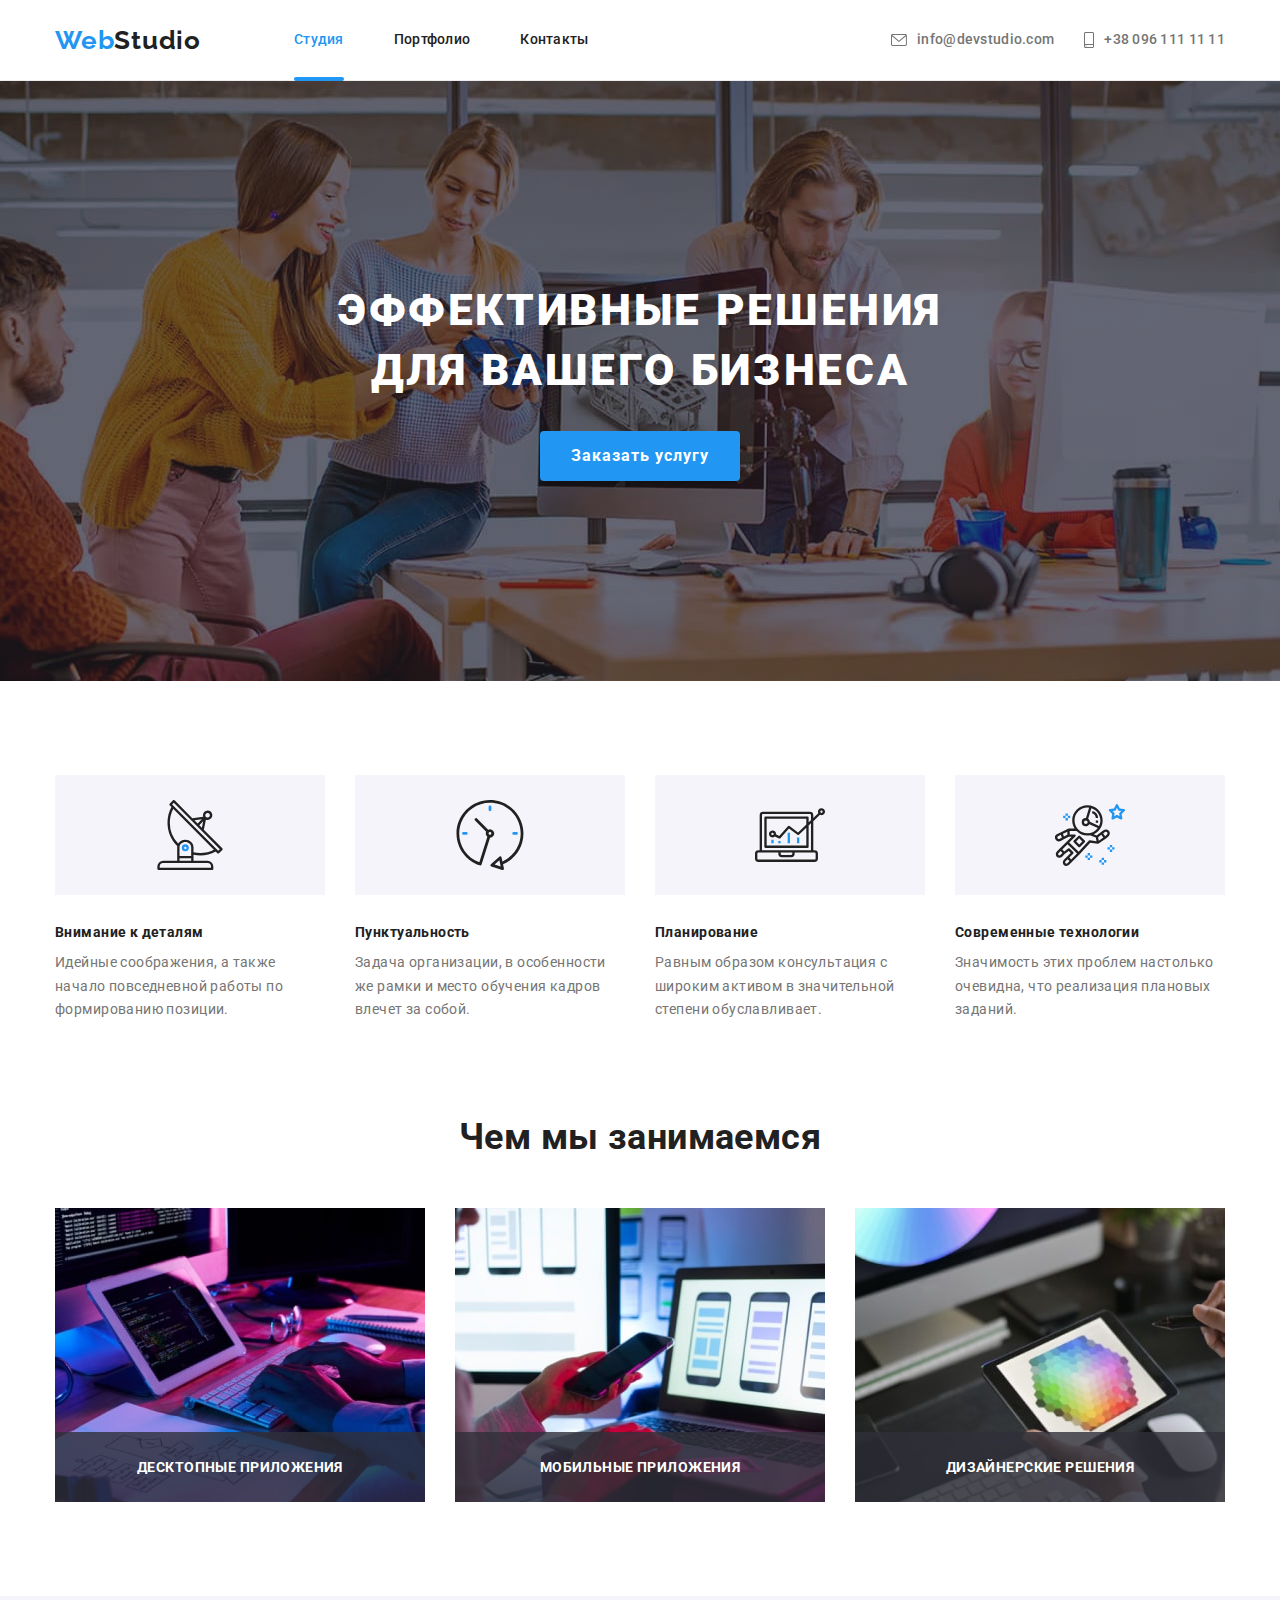
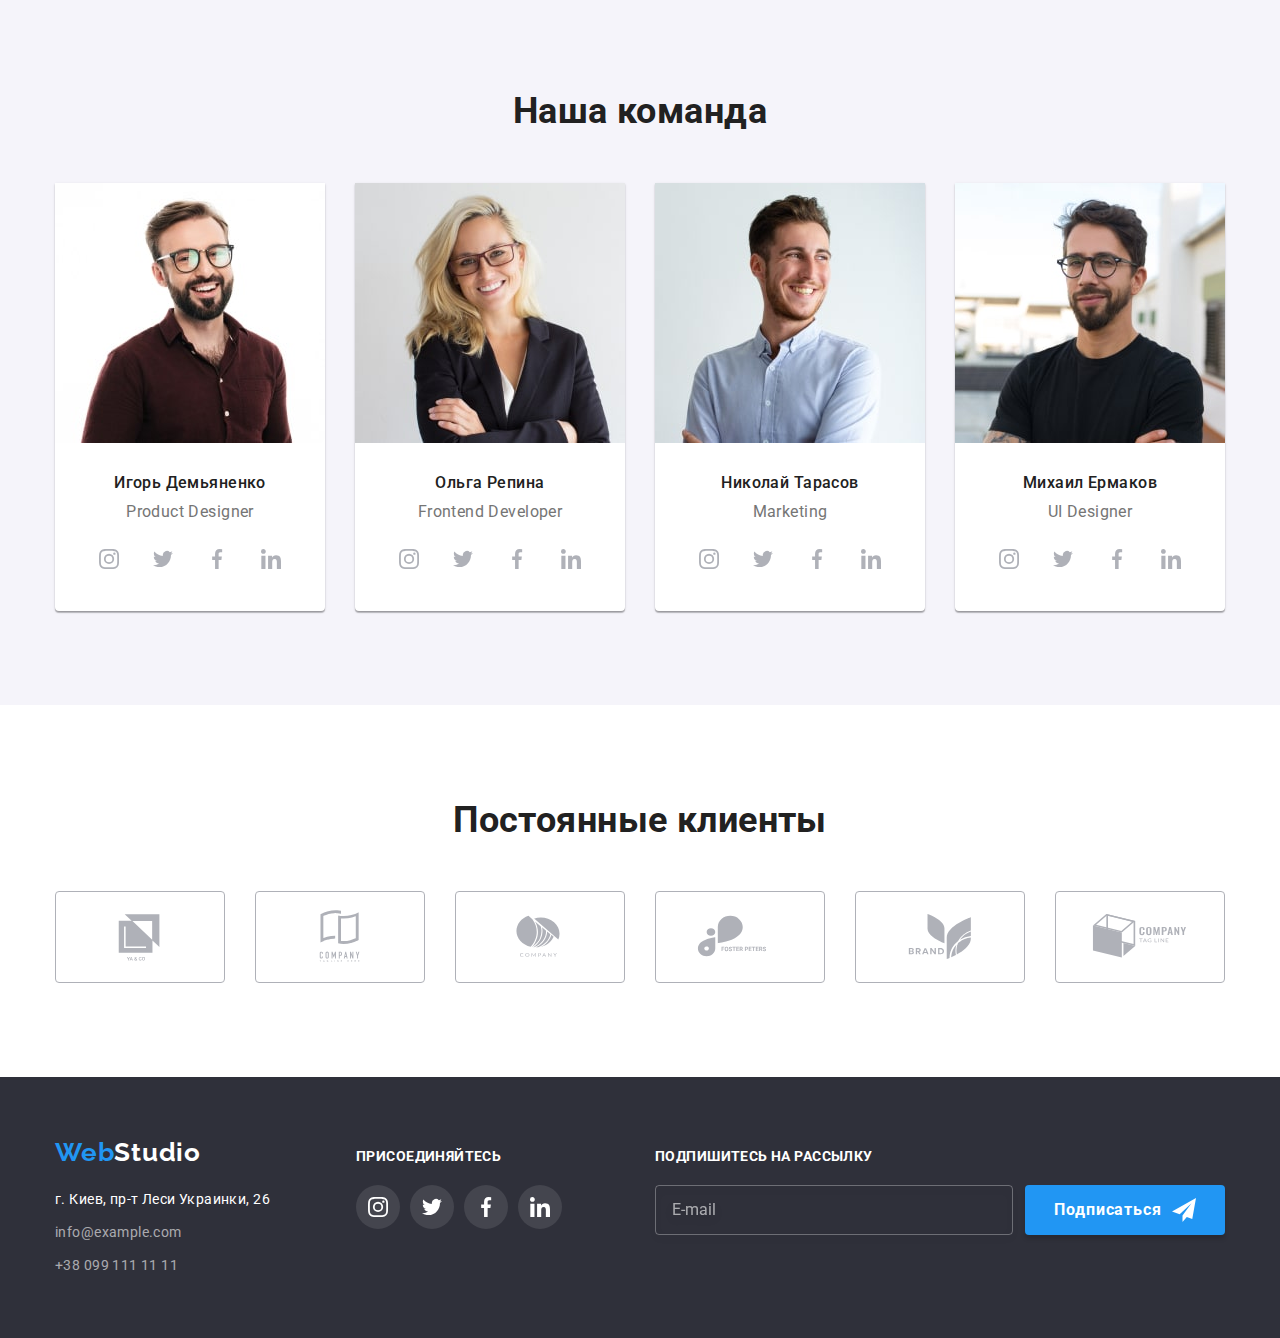
<file: index.html>
<!DOCTYPE html>
<html lang="ru">
  <head>
    <meta charset="UTF-8" />
    <meta http-equiv="X-UA-Compatible" content="IE=edge" />
    <meta name="viewport" content="width=device-width, initial-scale=1.0" />
    <title>WebStudio</title>

    <link rel="preconnect" href="https://fonts.googleapis.com" />
    <link rel="preconnect" href="https://fonts.gstatic.com" crossorigin />
    <link
      href="https://fonts.googleapis.com/css2?family=Raleway:wght@700&family=Roboto:wght@400;500;700;900&display=swap"
      rel="stylesheet"
    />

    <link rel="stylesheet" href="./css/style.min.css" />
  </head>
  <body>
    <!-- Шапка -->
    <header class="header">
      <div class="container header__container">
        <a href="./index.html" class="logo header__logo"><span class="accent">Web</span>Studio</a>

        <nav class="nav">
          <ul class="nav__list">
            <li class="nav__item">
              <a class="nav__link nav__link--current" href="./index.html">Студия</a>
            </li>
            <li class="nav__item">
              <a class="nav__link" href="./portfolio.html">Портфолио</a>
            </li>
            <li class="nav__item"><a class="nav__link" href="">Контакты</a></li>
          </ul>
        </nav>
        <ul class="contacts">
          <li class="contacts__item">
            <a class="contacts__link" href="mailto:info@devstudio.com">
              <svg class="contacts__icon icon-envelope">
                <use xlink:href="./images/sprite.svg#icon-envelope"></use>
              </svg>
              info@devstudio.com</a
            >
          </li>
          <li class="contacts__item">
            <a class="contacts__link contacts__link--mobile" href="tel:+380961111111">
              <svg class="contacts__icon icon-smartphone">
                <use href="./images/sprite.svg#icon-smartphone"></use>
              </svg>
              +38 096 111 11 11</a
            >
          </li>
        </ul>

        <button type="button" class="mobile-menu__burger" aria-expanded="false" data-menu-open>
          <svg class="mobile-menu__icon" aria-label="Переключатель мобильного меню">
            <use class="burger-menu" href="./images/sprite.svg#icon-burger-menu"></use>
          </svg>
        </button>
        <div class="mobile-menu" data-menu>
          <button type="button" class="mobile-menu__cross" aria-expanded="false" data-menu-close>
            <svg class="mobile-menu__icon">
              <use href="./images/sprite.svg#icon-close-menu"></use>
            </svg>
          </button>
          <nav class="nav">
            <ul class="nav__list">
              <li class="nav__item">
                <a class="nav__link nav__link--current" href="./index.html">Студия</a>
              </li>
              <li class="nav__item"><a class="nav__link" href="./portfolio.html">Портфолио</a></li>
              <li class="nav__item"><a class="nav__link" href="">Контакты</a></li>
            </ul>
          </nav>
          <ul class="contacts">
            <li class="contacts__item">
              <a class="contacts__link" href="mailto:info@devstudio.com">
                <svg class="contacts__icon" width="16" height="12">
                  <use xlink:href="./images/sprite.svg#icon-envelope"></use>
                </svg>
                info@devstudio.com</a
              >
            </li>
            <li class="contacts__item">
              <a class="contacts__link contacts__link--mobile" href="tel:+380961111111">
                <svg class="contacts__icon" width="10" height="16">
                  <use href="./images/sprite.svg#icon-smartphone"></use>
                </svg>
                +38 096 111 11 11</a
              >
            </li>
          </ul>
          <ul class="mobile-menu__sociable">
            <li class="mobile-menu__item"><a href="" class="mobile-menu__link">Instagram</a></li>
            <li class="mobile-menu__item"><a href="" class="mobile-menu__link">Twitter</a></li>
            <li class="mobile-menu__item"><a href="" class="mobile-menu__link">Facebook</a></li>
            <li class="mobile-menu__item"><a href="" class="mobile-menu__link">LinkedIn</a></li>
          </ul>
        </div>
      </div>
    </header>

    <main>
      <!-- Секция герой -->
      <section class="hero section">
        <div class="container">
          <h1 class="hero__title">Эффективные решения для вашего бизнеса</h1>
          <button type="button" class="hero__button" data-modal-open>Заказать услугу</button>
        </div>
      </section>

      <!-- Преимущества -->
      <section class="features section">
        <div class="container">
          <h2 class="visually-hidden">Особенности</h2>
          <ul class="features__list">
            <li class="features__item">
              <div class="features__bg-icon">
                <svg class="features__icon">
                  <use href="./images/sprite.svg#icon-antenna"></use>
                </svg>
              </div>

              <h3 class="features__subtitle">Внимание к деталям</h3>
              <p class="features__descr">
                Идейные соображения, а также начало повседневной работы по формированию позиции.
              </p>
            </li>
            <li class="features__item">
              <div class="features__bg-icon">
                <svg class="features__icon">
                  <use href="./images/sprite.svg#icon-clock"></use>
                </svg>
              </div>

              <h3 class="features__subtitle">Пунктуальность</h3>
              <p class="features__descr">
                Задача организации, в особенности же рамки и место обучения кадров влечет за собой.
              </p>
            </li>
            <li class="features__item">
              <div class="features__bg-icon">
                <svg class="features__icon">
                  <use href="./images/sprite.svg#icon-diagram"></use>
                </svg>
              </div>

              <h3 class="features__subtitle">Планирование</h3>
              <p class="features__descr">
                Равным образом консультация с широким активом в значительной степени обуславливает.
              </p>
            </li>
            <li class="features__item">
              <div class="features__bg-icon">
                <svg class="features__icon">
                  <use href="./images/sprite.svg#icon-astronaut"></use>
                </svg>
              </div>

              <h3 class="features__subtitle">Современные технологии</h3>
              <p class="features__descr">
                Значимость этих проблем настолько очевидна, что реализация плановых заданий.
              </p>
            </li>
          </ul>
        </div>
      </section>

      <!-- Наша работа -->
      <section class="work section">
        <div class="container">
          <h2 class="title">Чем мы занимаемся</h2>
          <ul class="work__list">
            <li class="work__item">
              <div class="image-box">
                <img
                  srcset="
                    ./images/index/desktop/work1-min.jpg    1x,
                    ./images/index/desktop/work1@2x-min.jpg 2x
                  "
                  src="./images/index/desktop/work1-min.jpg"
                  alt="Человек кодит"
                  width="370"
                />
                <div class="image-box__label">Десктопные приложения</div>
              </div>
            </li>
            <li class="work__item">
              <div class="image-box">
                <img
                  srcset="
                    ./images/index/desktop/work2-min.jpg    1x,
                    ./images/index/desktop/work2@2x-min.jpg 2x
                  "
                  src="./images/index/desktop/work2-min.jpg"
                  alt="Человек верстает"
                  width="370"
                />
                <div class="image-box__label">Мобильные приложения</div>
              </div>
            </li>
            <li class="work__item">
              <div class="image-box">
                <img
                  srcset="
                    ./images/index/desktop/work3-min.jpg    1x,
                    ./images/index/desktop/work3@2x-min.jpg 2x
                  "
                  src="./images/index/desktop/work3-min.jpg"
                  alt="Человек верстает"
                  width="370"
                />
                <div class="image-box__label">Дизайнерские решения</div>
              </div>
            </li>
          </ul>
        </div>
      </section>

      <!-- Работники -->
      <section class="staff section">
        <div class="container">
          <h2 class="title">Наша команда</h2>
          <ul class="staff__list">
            <li class="staff__item">
              <picture>
                <source
                  srcset="
                    ./images/index/mobile/team1-mobile.jpg    1x,
                    ./images/index/mobile/team1-mobile@2x.jpg 2x
                  "
                  media="(max-width:767px)"
                  sizes=""
                  type=""
                />
                <source
                  srcset="
                    ./images/index/tablet/team1-tablet-min.jpg    1x,
                    ./images/index/tablet/team1-tablet@2x-min.jpg 2x
                  "
                  media="(max-width:1199px)"
                  sizes=""
                  type=""
                />
                <source
                  srcset="
                    ./images/index/desktop/team1-desktop-min.jpg    1x,
                    ./images/index/desktop/team1-desktop@2x-min.jpg 2x
                  "
                  media="(min-width:1200px)"
                  sizes=""
                  type=""
                />
                <img src="./images/index/tablet/team1-tablet-min.jpg" alt="Портрет работника" />
              </picture>
              <div class="staff__content">
                <h3 class="staff__subtitle">Игорь Демьяненко</h3>
                <p lang="en" class="staff__descr">Product Designer</p>
                <ul class="social">
                  <li class="social__item">
                    <a href="" class="social__link"
                      ><svg class="social__icon">
                        <use href="./images/sprite.svg#icon-instagram"></use></svg
                    ></a>
                  </li>
                  <li class="social__item">
                    <a href="" class="social__link"
                      ><svg class="social__icon">
                        <use href="./images/sprite.svg#icon-twitter"></use></svg
                    ></a>
                  </li>
                  <li class="social__item">
                    <a href="" class="social__link"
                      ><svg class="social__icon">
                        <use href="./images/sprite.svg#icon-facebook"></use></svg
                    ></a>
                  </li>
                  <li class="item">
                    <a href="" class="social__link"
                      ><svg class="social__icon">
                        <use href="./images/sprite.svg#icon-linkedin"></use></svg
                    ></a>
                  </li>
                </ul>
              </div>
            </li>
            <li class="staff__item">
              <picture>
                <source
                  srcset="
                    ./images/index/mobile/team2-mobile.jpg    1x,
                    ./images/index/mobile/team2-mobile@2x.jpg 2x
                  "
                  media="(max-width:767px)"
                  sizes=""
                  type=""
                />
                <source
                  srcset="
                    ./images/index/tablet/team2-tablet-min.jpg    1x,
                    ./images/index/tablet/team2-tablet@2x-min.jpg 2x
                  "
                  media="(max-width:1199px)"
                  sizes=""
                  type=""
                />
                <source
                  srcset="
                    ./images/index/desktop/team2-desktop-min.jpg    1x,
                    ./images/index/desktop/team2-desktop@2x-min.jpg 2x
                  "
                  media="(min-width:1200px)"
                  sizes=""
                  type=""
                />
                <img src="./images/index/tablet/team2-tablet-min.jpg" alt="Портрет работника" />
              </picture>

              <div class="staff__content">
                <h3 class="staff__subtitle">Ольга Репина</h3>
                <p lang="en" class="staff__descr">Frontend Developer</p>
                <ul class="social">
                  <li class="social__item">
                    <a href="" class="social__link"
                      ><svg class="social__icon">
                        <use href="./images/sprite.svg#icon-instagram"></use></svg
                    ></a>
                  </li>
                  <li class="social__item">
                    <a href="" class="social__link"
                      ><svg class="social__icon">
                        <use href="./images/sprite.svg#icon-twitter"></use></svg
                    ></a>
                  </li>
                  <li class="social__item">
                    <a href="" class="social__link"
                      ><svg class="social__icon">
                        <use href="./images/sprite.svg#icon-facebook"></use></svg
                    ></a>
                  </li>
                  <li class="item">
                    <a href="" class="social__link"
                      ><svg class="social__icon">
                        <use href="./images/sprite.svg#icon-linkedin"></use></svg
                    ></a>
                  </li>
                </ul>
              </div>
            </li>
            <li class="staff__item">
              <picture>
                <source
                  srcset="
                    ./images/index/mobile/team3-mobile.jpg    1x,
                    ./images/index/mobile/team3-mobile@2x.jpg 2x
                  "
                  media="(max-width:767px)"
                  sizes=""
                  type=""
                />
                <source
                  srcset="
                    ./images/index/tablet/team3-tablet-min.jpg    1x,
                    ./images/index/tablet/team3-tablet@2x-min.jpg 2x
                  "
                  media="(max-width:1199px)"
                  sizes=""
                  type=""
                />
                <source
                  srcset="
                    ./images/index/desktop/team3-desktop-min.jpg    1x,
                    ./images/index/desktop/team3-desktop@2x-min.jpg 2x
                  "
                  media="(min-width:1200px)"
                  sizes=""
                  type=""
                />
                <img src="./images/index/tablet/team3-tablet-min.jpg" alt="Портрет работника" />
              </picture>
              <div class="staff__content">
                <h3 class="staff__subtitle">Николай Тарасов</h3>
                <p lang="en" class="staff__descr">Marketing</p>
                <ul class="social">
                  <li class="social__item">
                    <a href="" class="social__link"
                      ><svg class="social__icon">
                        <use href="./images/sprite.svg#icon-instagram"></use></svg
                    ></a>
                  </li>
                  <li class="social__item">
                    <a href="" class="social__link"
                      ><svg class="social__icon">
                        <use href="./images/sprite.svg#icon-twitter"></use></svg
                    ></a>
                  </li>
                  <li class="social__item">
                    <a href="" class="social__link"
                      ><svg class="social__icon">
                        <use href="./images/sprite.svg#icon-facebook"></use></svg
                    ></a>
                  </li>
                  <li class="item">
                    <a href="" class="social__link"
                      ><svg class="social__icon">
                        <use href="./images/sprite.svg#icon-linkedin"></use></svg
                    ></a>
                  </li>
                </ul>
              </div>
            </li>
            <li class="staff__item">
              <picture>
                <source
                  srcset="
                    ./images/index/mobile/team4-mobile.jpg    1x,
                    ./images/index/mobile/team4-mobile@2x.jpg 2x
                  "
                  media="(max-width:767px)"
                  sizes=""
                  type=""
                />
                <source
                  srcset="
                    ./images/index/tablet/team4-tablet-min.jpg    1x,
                    ./images/index/tablet/team4-tablet@2x-min.jpg 2x
                  "
                  media="(max-width:1199px)"
                  sizes=""
                  type=""
                />
                <source
                  srcset="
                    ./images/index/desktop/team4-desktop-min.jpg    1x,
                    ./images/index/desktop/team4-desktop@2x-min.jpg 2x
                  "
                  media="(min-width:1200px)"
                  sizes=""
                  type=""
                />
                <img src="./images/index/tablet/team4-tablet-min.jpg" alt="Портрет работника" />
              </picture>
              <div class="staff__content">
                <h3 class="staff__subtitle">Михаил Ермаков</h3>
                <p lang="en" class="staff__descr">UI Designer</p>
                <ul class="social">
                  <li class="social__item">
                    <a href="" class="social__link"
                      ><svg class="social__icon">
                        <use href="./images/sprite.svg#icon-instagram"></use></svg
                    ></a>
                  </li>
                  <li class="social__item">
                    <a href="" class="social__link"
                      ><svg class="social__icon">
                        <use href="./images/sprite.svg#icon-twitter"></use></svg
                    ></a>
                  </li>
                  <li class="social__item">
                    <a href="" class="social__link"
                      ><svg class="social__icon">
                        <use href="./images/sprite.svg#icon-facebook"></use></svg
                    ></a>
                  </li>
                  <li class="item">
                    <a href="" class="social__link"
                      ><svg class="social__icon">
                        <use href="./images/sprite.svg#icon-linkedin"></use></svg
                    ></a>
                  </li>
                </ul>
              </div>
            </li>
          </ul>
        </div>
      </section>

      <!-- Клиенты -->
      <section class="company section">
        <div class="container">
          <h2 class="title">Постоянные клиенты</h2>
          <ul class="company__list">
            <li class="company__item">
              <a href="" class="company__link">
                <svg class="company__icon">
                  <use href="./images/sprite.svg#icon-company1"></use>
                </svg>
              </a>
            </li>
            <li class="company__item">
              <a href="" class="company__link">
                <svg class="company__icon">
                  <use href="./images/sprite.svg#icon-company2"></use>
                </svg>
              </a>
            </li>
            <li class="company__item">
              <a href="" class="company__link">
                <svg class="company__icon">
                  <use href="./images/sprite.svg#icon-company3"></use>
                </svg>
              </a>
            </li>
            <li class="company__item">
              <a href="" class="company__link">
                <svg class="company__icon">
                  <use href="./images/sprite.svg#icon-company4"></use>
                </svg>
              </a>
            </li>
            <li class="company__item">
              <a href="" class="company__link">
                <svg class="company__icon">
                  <use href="./images/sprite.svg#icon-company5"></use>
                </svg>
              </a>
            </li>
            <li class="company__item">
              <a href="" class="company__link">
                <svg class="company__icon">
                  <use href="./images/sprite.svg#icon-company6"></use>
                </svg>
              </a>
            </li>
          </ul>
        </div>
      </section>
    </main>

    <!-- !FOOTER -->
    <footer class="footer">
      <div class="container footer__container">
        <div class="footer__address">
          <a href="./index.html" class="logo footer__logo"><span class="accent">Web</span>Studio</a>
          <address>
            <ul class="footer__list">
              <li class="footer__item">
                <a
                  class="footer__link footer__link--map"
                  href="https://www.google.com/maps/d/viewer?mid=10uSM3H-mIU3GznYo2szRIEphczw&hl=en_US&ll=50.42732700000001%2C30.538092&z=17"
                  target="_blank"
                  rel="noreferrer noopener nofollow "
                  >г. Киев, пр-т Леси Украинки, 26</a
                >
              </li>
              <li class="footer__item">
                <a class="footer__link" href="mailto:info@example.com">info@example.com</a>
              </li>
              <li class="footer__item">
                <a class="footer__link" href="tel:+380991111111">+38 099 111 11 11</a>
              </li>
            </ul>
          </address>
        </div>
        <div class="footer__social">
          <p class="footer__caption">присоединяйтесь</p>
          <ul class="social">
            <li class="social__item">
              <a href="" class="social__link social__link--dark"
                ><svg class="social__icon">
                  <use href="./images/sprite.svg#icon-instagram"></use></svg
              ></a>
            </li>
            <li class="social__item">
              <a href="" class="social__link social__link--dark"
                ><svg class="social__icon">
                  <use href="./images/sprite.svg#icon-twitter"></use></svg
              ></a>
            </li>
            <li class="social__item">
              <a href="" class="social__link social__link--dark"
                ><svg class="social__icon">
                  <use href="./images/sprite.svg#icon-facebook"></use></svg
              ></a>
            </li>
            <li class="item">
              <a href="" class="social__link social__link--dark"
                ><svg class="social__icon">
                  <use href="./images/sprite.svg#icon-linkedin"></use></svg
              ></a>
            </li>
          </ul>
        </div>

        <div class="footer__subs">
          <p class="footer__caption">Подпишитесь на рассылку</p>
          <form action="" class="footer__form">
            <input type="email" name="email" placeholder="E-mail" class="footer__input" />

            <button type="submit" class="footer__button">
              Подписаться
              <svg width="24" height="24" class="icon-telegram">
                <use href="./images/sprite.svg#icon-telegram"></use>
              </svg>
            </button>
          </form>
        </div>
      </div>
    </footer>

    <!-- !-----------Modal -->
    <div class="backdrop is-hidden" data-modal>
      <div class="modal">
        <button type="button" class="close-button" data-modal-close>
          <svg class="icon-close" width="18" height="18">
            <use href="./images/sprite.svg#icon-close-button"></use>
          </svg>
        </button>

        <p class="modal__caption">Оставьте свои данные, мы вам перезвоним</p>
        <form action="" class="form">
          <div class="register">
            <label class="form__label"
              >Имя
              <span class="input-container">
                <input class="form__input" type="text" name="name" required /><svg
                  class="form__icon"
                >
                  <use href="./images/sprite.svg#icon-person"></use></svg></span
            ></label>
            <label class="form__label"
              >Телефон
              <span class="input-container">
                <input class="form__input" type="tel" name="telephone-number" required /><svg
                  class="form__icon"
                >
                  <use href="./images/sprite.svg#icon-phone"></use>
                </svg>
              </span>
            </label>
            <label class="form__label"
              >Почта
              <span class="input-container">
                <input class="form__input" type="email" name="email" required /><svg
                  class="form__icon"
                >
                  <use href="./images/sprite.svg#icon-email"></use></svg></span
            ></label>
            <label class="form__label"
              >Комментарий<textarea
                class="form__comment"
                name="comment"
                placeholder="Введите текст"
              ></textarea>
            </label>
          </div>
          <label class="checkbox"
            ><input class="checkbox__input visually-hidden" type="checkbox" name="agree" /><span
              class="checkbox__icon"
            ></span
            ><span class="checkbox__label"
              >Соглашаюсь с рассылкой и принимаю
              <a href="" class="checkbox__condition">Условия договора</a></span
            ></label
          >
          <button class="form__button" type="submit">Отправить</button>
        </form>
      </div>
    </div>
    <script src="./js/mobile-menu.js"></script>
    <script src="./js/modal.js"></script>
  </body>
</html>
</file>
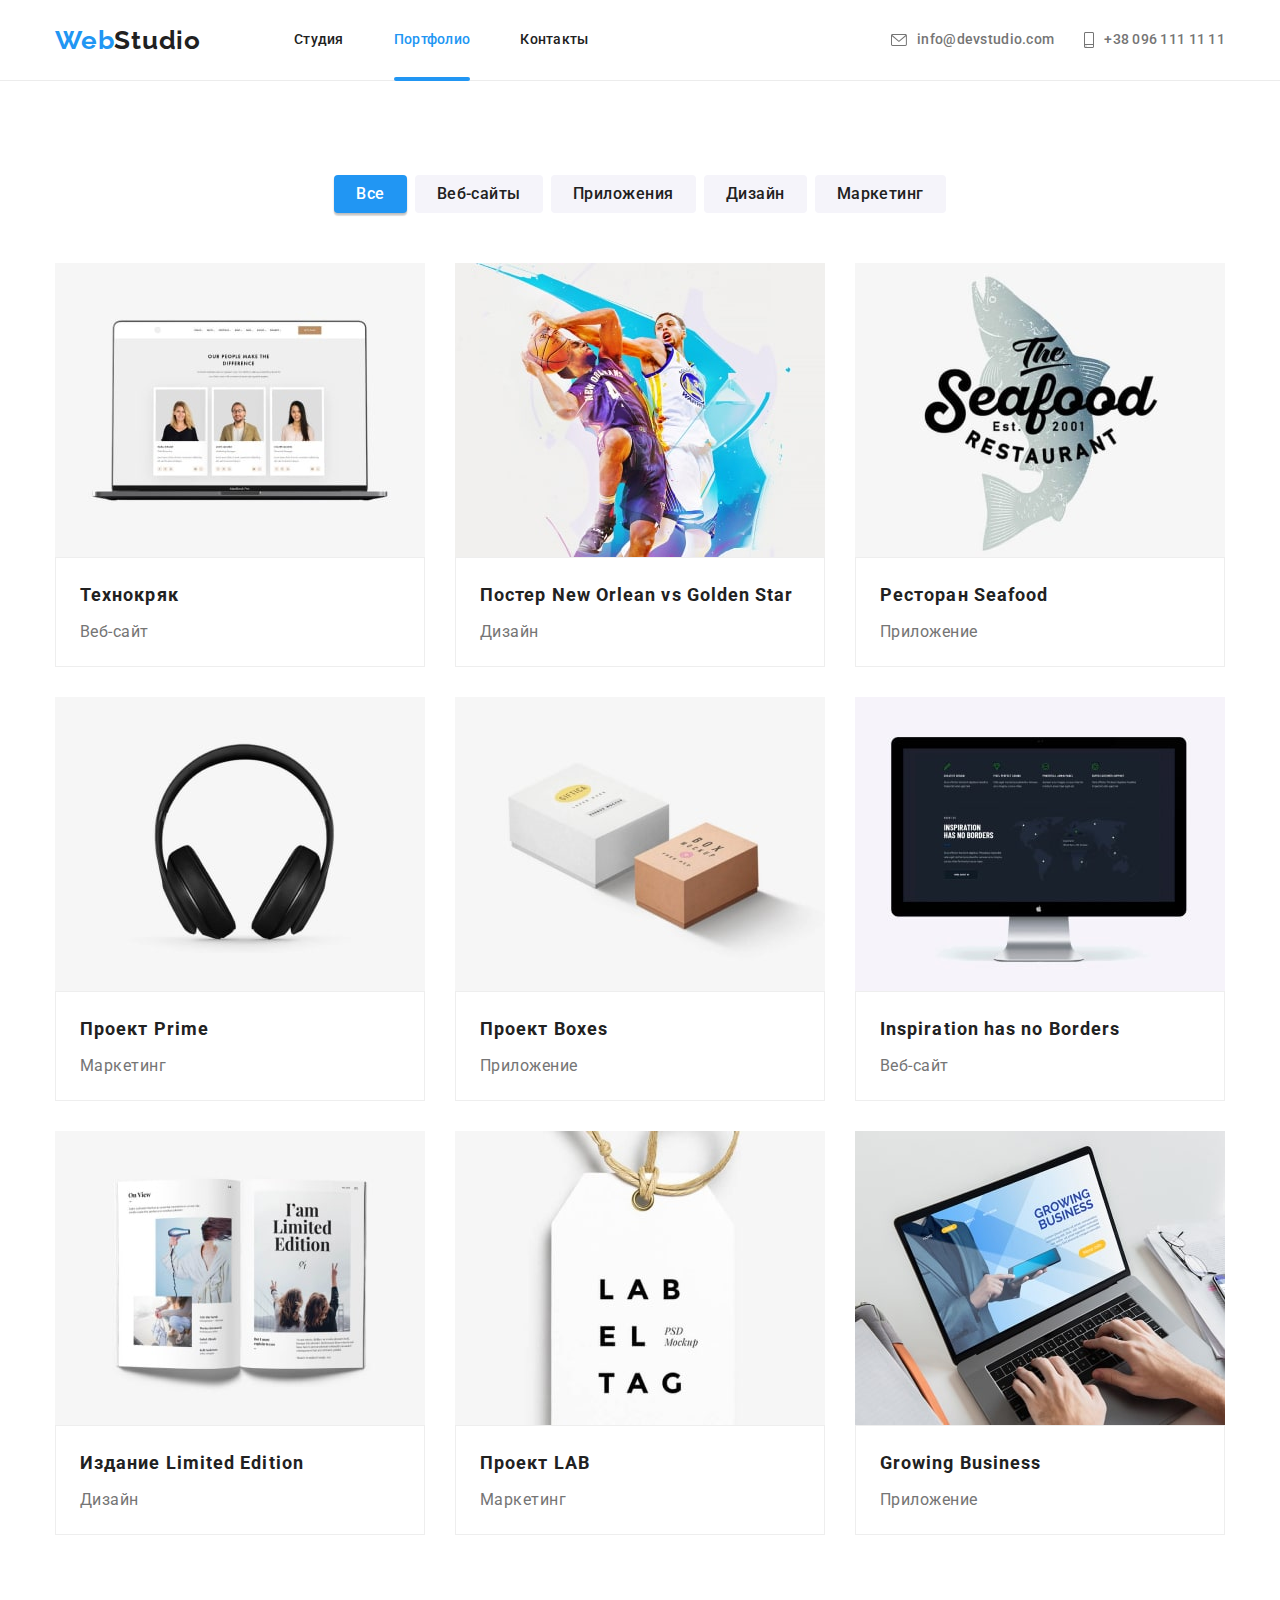
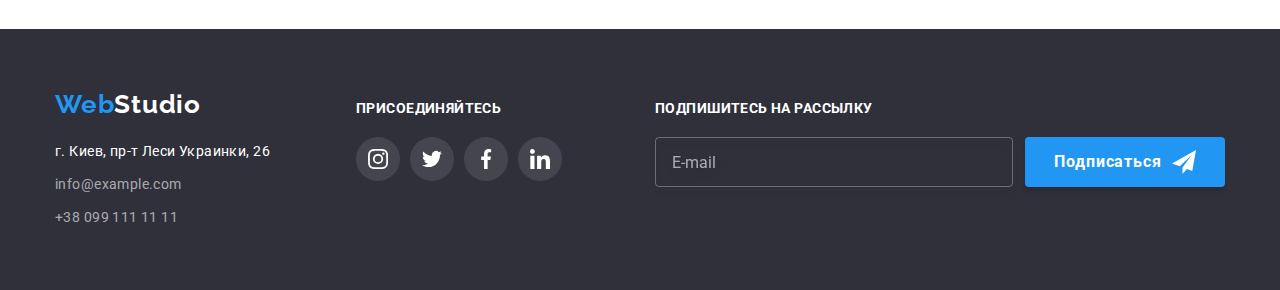
<file: portfolio.html>
<!DOCTYPE html>
<html lang="en">
  <head>
    <meta charset="UTF-8" />
    <meta http-equiv="X-UA-Compatible" content="IE=edge" />
    <meta name="viewport" content="width=device-width, initial-scale=1.0" />
    <title>WebStudio</title>
    <link rel="preconnect" href="https://fonts.googleapis.com" />
    <link rel="preconnect" href="https://fonts.gstatic.com" crossorigin />
    <link
      href="https://fonts.googleapis.com/css2?family=Raleway:wght@700&family=Roboto:wght@400;500;700;900&display=swap"
      rel="stylesheet"
    />

    <link rel="stylesheet" href="./css/style.min.css" />
  </head>
  <body>
    <!-- Шапка -->
    <header class="header">
      <div class="container header__container">
        <a href="./index.html" class="logo header__logo"><span class="accent">Web</span>Studio</a>

        <nav class="nav">
          <ul class="nav__list">
            <li class="nav__item">
              <a class="nav__link" href="./index.html">Студия</a>
            </li>
            <li class="nav__item">
              <a class="nav__link nav__link--current" href="./portfolio.html">Портфолио</a>
            </li>
            <li class="nav__item"><a class="nav__link" href="">Контакты</a></li>
          </ul>
        </nav>
        <ul class="contacts">
          <li class="contacts__item">
            <a class="contacts__link" href="mailto:info@devstudio.com">
              <svg class="contacts__icon" width="16" height="12">
                <use xlink:href="./images/sprite.svg#icon-envelope"></use>
              </svg>
              info@devstudio.com</a
            >
          </li>
          <li class="contacts__item">
            <a class="contacts__link contacts__link--mobile" href="tel:+380961111111">
              <svg class="contacts__icon" width="10" height="16">
                <use href="./images/sprite.svg#icon-smartphone"></use>
              </svg>
              +38 096 111 11 11</a
            >
          </li>
        </ul>

        <button type="button" class="mobile-menu__burger" aria-expanded="false" data-menu-close>
          <svg class="mobile-menu__icon" aria-label="Переключатель мобильного меню">
            <use class="burger-menu" href="./images/sprite.svg#icon-burger-menu"></use>
          </svg>
        </button>
        <div class="mobile-menu" data-menu>
          <button type="button" class="mobile-menu__cross" aria-expanded="false" data-menu-open>
            <svg class="mobile-menu__icon">
              <use href="./images/sprite.svg#icon-close-menu"></use>
            </svg>
          </button>
          <nav class="nav">
            <ul class="nav__list">
              <li class="nav__item">
                <a class="nav__link" href="./index.html">Студия</a>
              </li>
              <li class="nav__item">
                <a class="nav__link nav__link--current" href="./portfolio.html">Портфолио</a>
              </li>
              <li class="nav__item"><a class="nav__link" href="">Контакты</a></li>
            </ul>
          </nav>
          <ul class="contacts">
            <li class="contacts__item">
              <a class="contacts__link" href="mailto:info@devstudio.com">
                <svg class="contacts__icon" width="16" height="12">
                  <use xlink:href="./images/sprite.svg#icon-envelope"></use>
                </svg>
                info@devstudio.com</a
              >
            </li>
            <li class="contacts__item">
              <a class="contacts__link contacts__link--mobile" href="tel:+380961111111">
                <svg class="contacts__icon" width="10" height="16">
                  <use href="./images/sprite.svg#icon-smartphone"></use>
                </svg>
                +38 096 111 11 11</a
              >
            </li>
          </ul>
          <ul class="mobile-menu__sociable">
            <li class="mobile-menu__item"><a href="" class="mobile-menu__link">Instagram</a></li>
            <li class="mobile-menu__item"><a href="" class="mobile-menu__link">Twitter</a></li>
            <li class="mobile-menu__item"><a href="" class="mobile-menu__link">Facebook</a></li>
            <li class="mobile-menu__item"><a href="" class="mobile-menu__link">LinkedIn</a></li>
          </ul>
        </div>
      </div>
    </header>
    <!-- Мейн -->
    <main>
      <section class="portfolio section">
        <div class="container">
          <h1 class="visually-hidden">Portfolio</h1>
          <ul class="portfolio__navigation">
            <li class="item">
              <button type="button" class="portfolio__btn portfolio__btn--active">Все</button>
            </li>
            <li class="item"><button type="button" class="portfolio__btn">Веб-сайты</button></li>
            <li class="item"><button type="button" class="portfolio__btn">Приложения</button></li>
            <li class="item"><button type="button" class="portfolio__btn">Дизайн</button></li>
            <li class="item"><button type="button" class="portfolio__btn">Маркетинг</button></li>
          </ul>
          <ul class="portfolio__list">
            <li class="portfolio__item">
              <a class="portfolio__link" href="">
                <div class="image-thumb">
                  <picture>
                    <source
                      srcset="
                        ./images/portfolio/mobile/project1-mobile-min.jpg    1x,
                        ./images/portfolio/mobile/project1-mobile@2x-min.jpg 2x
                      "
                      media="(max-width:767px)"
                      sizes=""
                    />
                    <source
                      srcset="
                        ./images/portfolio/tablet/project1-tablet-min.jpg    1x,
                        ./images/portfolio/tablet/project1-tablet@2x-min.jpg 2x
                      "
                      media="(min-width:768px) and (max-width:1199px)"
                      sizes=""
                      type=""
                    />
                    <source
                      srcset="
                        ./images/portfolio/desktop/project1-desktop-min.jpg    1x,
                        ./images/portfolio/desktop/project1-desktop@2x-min.jpg 2x
                      "
                      media="(min-width:1200px)"
                    />
                    <img src="./images/portfolio/tablet/project1-tablet-min.jpg" alt="" />
                  </picture>
                  <div class="overlay">
                    <div class="overlay__text">
                      Ресурс предлагает комплексные предложения с разным уровнем функционала и
                      сервисов. Все это позволит посетителю получить исчерпывающие сведения о
                      компании или частном лице.
                    </div>
                  </div>
                </div>
                <div class="portfolio__meta">
                  <h2 class="portfolio__subtitle">Технокряк</h2>
                  <p class="portfolio__descr">Веб-сайт</p>
                </div>
              </a>
            </li>
            <li class="portfolio__item">
              <a class="portfolio__link" href="">
                <div class="image-thumb">
                  <picture>
                    <source
                      srcset="
                        ./images/portfolio/mobile/project2-mobile-min.jpg    1x,
                        ./images/portfolio/mobile/project2-mobile@2x-min.jpg 2x
                      "
                      media="(max-width:767px)"
                      sizes=""
                    />
                    <source
                      srcset="
                        ./images/portfolio/tablet/project2-tablet-min.jpg    1x,
                        ./images/portfolio/tablet/project2-tablet@2x-min.jpg 2x
                      "
                      media="(min-width:768px) and (max-width:1199px)"
                      sizes=""
                      type=""
                    />
                    <source
                      srcset="
                        ./images/portfolio/desktop/project2-desktop-min.jpg    1x,
                        ./images/portfolio/desktop/project2-desktop@2x-min.jpg 2x
                      "
                      media="(min-width:1200px)"
                    />
                    <img src="./images/portfolio/tablet/project2-tablet-min.jpg" alt="" />
                  </picture>
                  <div class="overlay">
                    <div class="overlay__text">
                      Ресурс предлагает комплексные предложения с разным уровнем функционала и
                      сервисов. Все это позволит посетителю получить исчерпывающие сведения о
                      компании или частном лице.
                    </div>
                  </div>
                </div>
                <div class="portfolio__meta">
                  <h2 class="portfolio__subtitle">Постер New Orlean vs Golden Star</h2>
                  <p class="portfolio__descr">Дизайн</p>
                </div>
              </a>
            </li>
            <li class="portfolio__item">
              <a class="portfolio__link" href="">
                <div class="image-thumb">
                  <picture>
                    <source
                      srcset="
                        ./images/portfolio/mobile/project3-mobile-min.jpg    1x,
                        ./images/portfolio/mobile/project3-mobile@2x-min.jpg 2x
                      "
                      media="(max-width:767px)"
                      sizes=""
                    />
                    <source
                      srcset="
                        ./images/portfolio/tablet/project3-tablet-min.jpg    1x,
                        ./images/portfolio/tablet/project3-tablet@2x-min.jpg 2x
                      "
                      media="(min-width:768px) and (max-width:1199px)"
                      sizes=""
                      type=""
                    />
                    <source
                      srcset="
                        ./images/portfolio/desktop/project3-desktop-min.jpg    1x,
                        ./images/portfolio/desktop/project3-desktop@2x-min.jpg 2x
                      "
                      media="(min-width:1200px)"
                    />
                    <img src="./images/portfolio/tablet/project3-tablet-min.jpg" alt="" />
                  </picture>
                  <div class="overlay">
                    <div class="overlay__text">
                      Ресурс предлагает комплексные предложения с разным уровнем функционала и
                      сервисов. Все это позволит посетителю получить исчерпывающие сведения о
                      компании или частном лице.
                    </div>
                  </div>
                </div>
                <div class="portfolio__meta">
                  <h2 class="portfolio__subtitle">Ресторан Seafood</h2>
                  <p class="portfolio__descr">Приложение</p>
                </div>
              </a>
            </li>
            <li class="portfolio__item">
              <a class="portfolio__link" href="">
                <div class="image-thumb">
                  <picture>
                    <source
                      srcset="
                        ./images/portfolio/mobile/project4-mobile-min.jpg    1x,
                        ./images/portfolio/mobile/project4-mobile@2x-min.jpg 2x
                      "
                      media="(max-width:767px)"
                      sizes=""
                    />
                    <source
                      srcset="
                        ./images/portfolio/tablet/project4-tablet-min.jpg    1x,
                        ./images/portfolio/tablet/project4-tablet@2x-min.jpg 2x
                      "
                      media="(min-width:768px) and (max-width:1199px)"
                      sizes=""
                      type=""
                    />
                    <source
                      srcset="
                        ./images/portfolio/desktop/project4-desktop-min.jpg    1x,
                        ./images/portfolio/desktop/project4-desktop@2x-min.jpg 2x
                      "
                      media="(min-width:1200px)"
                    />
                    <img src="./images/portfolio/tablet/project4-tablet-min.jpg" alt="" />
                  </picture>
                  <div class="overlay">
                    <div class="overlay__text">
                      Ресурс предлагает комплексные предложения с разным уровнем функционала и
                      сервисов. Все это позволит посетителю получить исчерпывающие сведения о
                      компании или частном лице.
                    </div>
                  </div>
                </div>
                <div class="portfolio__meta">
                  <h2 class="portfolio__subtitle">Проект Prime</h2>
                  <p class="portfolio__descr">Маркетинг</p>
                </div>
              </a>
            </li>
            <li class="portfolio__item">
              <a class="portfolio__link" href="">
                <div class="image-thumb">
                  <picture>
                    <source
                      srcset="
                        ./images/portfolio/mobile/project5-mobile-min.jpg    1x,
                        ./images/portfolio/mobile/project5-mobile@2x-min.jpg 2x
                      "
                      media="(max-width:767px)"
                      sizes=""
                    />
                    <source
                      srcset="
                        ./images/portfolio/tablet/project5-tablet-min.jpg    1x,
                        ./images/portfolio/tablet/project5-tablet@2x-min.jpg 2x
                      "
                      media="(min-width:768px) and (max-width:1199px)"
                      sizes=""
                      type=""
                    />
                    <source
                      srcset="
                        ./images/portfolio/desktop/project5-desktop-min.jpg    1x,
                        ./images/portfolio/desktop/project5-desktop@2x-min.jpg 2x
                      "
                      media="(min-width:1200px)"
                    />
                    <img src="./images/portfolio/tablet/project5-tablet-min.jpg" alt="" />
                  </picture>
                  <div class="overlay">
                    <div class="overlay__text">
                      Ресурс предлагает комплексные предложения с разным уровнем функционала и
                      сервисов. Все это позволит посетителю получить исчерпывающие сведения о
                      компании или частном лице.
                    </div>
                  </div>
                </div>
                <div class="portfolio__meta">
                  <h2 class="portfolio__subtitle">Проект Boxes</h2>
                  <p class="portfolio__descr">Приложение</p>
                </div>
              </a>
            </li>
            <li class="portfolio__item">
              <a class="portfolio__link" href="">
                <div class="image-thumb">
                  <picture>
                    <source
                      srcset="
                        ./images/portfolio/mobile/project6-mobile-min.jpg    1x,
                        ./images/portfolio/mobile/project6-mobile@2x-min.jpg 2x
                      "
                      media="(max-width:767px)"
                      sizes=""
                    />
                    <source
                      srcset="
                        ./images/portfolio/tablet/project6-tablet-min.jpg    1x,
                        ./images/portfolio/tablet/project6-tablet@2x-min.jpg 2x
                      "
                      media="(min-width:768px) and (max-width:1199px)"
                      sizes=""
                      type=""
                    />
                    <source
                      srcset="
                        ./images/portfolio/desktop/project6-desktop-min.jpg    1x,
                        ./images/portfolio/desktop/project6-desktop@2x-min.jpg 2x
                      "
                      media="(min-width:1200px)"
                    />
                    <img src="./images/portfolio/tablet/project6-tablet-min.jpg" alt="" />
                  </picture>
                  <div class="overlay">
                    <div class="overlay__text">
                      Ресурс предлагает комплексные предложения с разным уровнем функционала и
                      сервисов. Все это позволит посетителю получить исчерпывающие сведения о
                      компании или частном лице.
                    </div>
                  </div>
                </div>
                <div class="portfolio__meta">
                  <h2 class="portfolio__subtitle" lang="en">Inspiration has no Borders</h2>
                  <p class="portfolio__descr">Веб-сайт</p>
                </div>
              </a>
            </li>
            <li class="portfolio__item">
              <a class="portfolio__link" href="Журнал">
                <div class="image-thumb">
                  <picture>
                    <source
                      srcset="
                        ./images/portfolio/mobile/project7-mobile-min.jpg    1x,
                        ./images/portfolio/mobile/project7-mobile@2x-min.jpg 2x
                      "
                      media="(max-width:767px)"
                      sizes=""
                    />
                    <source
                      srcset="
                        ./images/portfolio/tablet/project7-tablet-min.jpg    1x,
                        ./images/portfolio/tablet/project7-tablet@2x-min.jpg 2x
                      "
                      media="(min-width:768px) and (max-width:1199px)"
                      sizes=""
                      type=""
                    />
                    <source
                      srcset="
                        ./images/portfolio/desktop/project7-desktop-min.jpg    1x,
                        ./images/portfolio/desktop/project7-desktop@2x-min.jpg 2x
                      "
                      media="(min-width:1200px)"
                    />
                    <img src="./images/portfolio/tablet/project7-tablet-min.jpg" alt="" />
                  </picture>
                  <div class="overlay">
                    <div class="overlay__text">
                      Ресурс предлагает комплексные предложения с разным уровнем функционала и
                      сервисов. Все это позволит посетителю получить исчерпывающие сведения о
                      компании или частном лице.
                    </div>
                  </div>
                </div>
                <div class="portfolio__meta">
                  <h2 class="portfolio__subtitle">Издание Limited Edition</h2>
                  <p class="portfolio__descr">Дизайн</p>
                </div>
              </a>
            </li>
            <li class="portfolio__item">
              <a class="portfolio__link" href="">
                <div class="image-thumb">
                  <picture>
                    <source
                      srcset="
                        ./images/portfolio/mobile/project8-mobile-min.jpg    1x,
                        ./images/portfolio/mobile/project8-mobile@2x-min.jpg 2x
                      "
                      media="(max-width:767px)"
                      sizes=""
                    />
                    <source
                      srcset="
                        ./images/portfolio/tablet/project8-tablet-min.jpg    1x,
                        ./images/portfolio/tablet/project8-tablet@2x-min.jpg 2x
                      "
                      media="(min-width:768px)  and (max-width:1199px)"
                      sizes=""
                      type=""
                    />
                    <source
                      srcset="
                        ./images/portfolio/desktop/project8-desktop-min.jpg    1x,
                        ./images/portfolio/desktop/project8-desktop@2x-min.jpg 2x
                      "
                      media="(min-width:1200px)"
                    />
                    <img src="./images/portfolio/tablet/project8-tablet-min.jpg" alt="" />
                  </picture>
                  <div class="overlay">
                    <div class="overlay__text">
                      Ресурс предлагает комплексные предложения с разным уровнем функционала и
                      сервисов. Все это позволит посетителю получить исчерпывающие сведения о
                      компании или частном лице.
                    </div>
                  </div>
                </div>
                <div class="portfolio__meta">
                  <h2 class="portfolio__subtitle">Проект LAB</h2>
                  <p class="portfolio__descr">Маркетинг</p>
                </div>
              </a>
            </li>
            <li class="portfolio__item">
              <a class="portfolio__link" href="">
                <div class="image-thumb">
                  <picture>
                    <source
                      srcset="
                        ./images/portfolio/mobile/project9-mobile-min.jpg    1x,
                        ./images/portfolio/mobile/project9-mobile@2x-min.jpg 2x
                      "
                      media="(max-width:767px)"
                      sizes=""
                    />
                    <source
                      srcset="
                        ./images/portfolio/tablet/project9-tablet-min.jpg    1x,
                        ./images/portfolio/tablet/project9-tablet@2x-min.jpg 2x
                      "
                      media="(min-width:768px)  and (max-width:1199px)"
                      sizes=""
                      type=""
                    />
                    <source
                      srcset="
                        ./images/portfolio/desktop/project9-desktop-min.jpg    1x,
                        ./images/portfolio/desktop/project9-desktop@2x-min.jpg 2x
                      "
                      media="(min-width:1200px)"
                    />
                    <img src="./images/portfolio/tablet/project9-tablet-min.jpg" alt="" />
                  </picture>
                  <div class="overlay">
                    <div class="overlay__text">
                      Ресурс предлагает комплексные предложения с разным уровнем функционала и
                      сервисов. Все это позволит посетителю получить исчерпывающие сведения о
                      компании или частном лице.
                    </div>
                  </div>
                </div>
                <div class="portfolio__meta">
                  <h2 class="portfolio__subtitle" lang="en">Growing Business</h2>
                  <p class="portfolio__descr">Приложение</p>
                </div>
              </a>
            </li>
          </ul>
        </div>
      </section>
    </main>

    <footer class="footer">
      <div class="container footer__container">
        <div class="footer__address">
          <a href="./index.html" class="logo footer__logo"><span class="accent">Web</span>Studio</a>
          <address>
            <ul class="footer__list">
              <li class="footer__item">
                <a
                  class="footer__link footer__link--map"
                  href="https://www.google.com/maps/d/viewer?mid=10uSM3H-mIU3GznYo2szRIEphczw&hl=en_US&ll=50.42732700000001%2C30.538092&z=17"
                  target="_blank"
                  rel="noreferrer noopener nofollow "
                  >г. Киев, пр-т Леси Украинки, 26</a
                >
              </li>
              <li class="footer__item">
                <a class="footer__link" href="mailto:info@example.com">info@example.com</a>
              </li>
              <li class="footer__item">
                <a class="footer__link" href="tel:+380991111111">+38 099 111 11 11</a>
              </li>
            </ul>
          </address>
        </div>
        <div class="footer__social">
          <p class="footer__caption">присоединяйтесь</p>
          <ul class="social">
            <li class="social__item">
              <a href="" class="social__link social__link--dark"
                ><svg class="social__icon">
                  <use href="./images/sprite.svg#icon-instagram"></use></svg
              ></a>
            </li>
            <li class="social__item">
              <a href="" class="social__link social__link--dark"
                ><svg class="social__icon">
                  <use href="./images/sprite.svg#icon-twitter"></use></svg
              ></a>
            </li>
            <li class="social__item">
              <a href="" class="social__link social__link--dark"
                ><svg class="social__icon">
                  <use href="./images/sprite.svg#icon-facebook"></use></svg
              ></a>
            </li>
            <li class="item">
              <a href="" class="social__link social__link--dark"
                ><svg class="social__icon">
                  <use href="./images/sprite.svg#icon-linkedin"></use></svg
              ></a>
            </li>
          </ul>
        </div>

        <div class="footer__subs">
          <p class="footer__caption">Подпишитесь на рассылку</p>
          <form action="" class="footer__form">
            <input type="email" name="email" placeholder="E-mail" class="footer__input" />

            <button type="submit" class="footer__button">
              Подписаться
              <svg width="24" height="24" class="icon-telegram">
                <use href="./images/sprite.svg#icon-telegram"></use>
              </svg>
            </button>
          </form>
        </div>
      </div>
    </footer>
  </body>

  <script src="./js/mobile-menu.js"></script>
</html>
</file>
<file: css/style.min.css>
/*! modern-normalize v1.1.0 | MIT License | https://github.com/sindresorhus/modern-normalize */*,::before,::after{box-sizing:border-box}html{line-height:1.15;-webkit-text-size-adjust:100%;-moz-tab-size:4;tab-size:4}body{margin:0;font-family:system-ui,-apple-system,"Segoe UI",Roboto,Helvetica,Arial,sans-serif,"Apple Color Emoji","Segoe UI Emoji"}hr{height:0;color:inherit}abbr[title]{text-decoration:underline dotted}b,strong{font-weight:bolder}code,kbd,samp,pre{font-family:ui-monospace,SFMono-Regular,Consolas,"Liberation Mono",Menlo,monospace;font-size:1em}small{font-size:80%}sub,sup{font-size:75%;line-height:0;position:relative;vertical-align:baseline}sub{bottom:-0.25em}sup{top:-0.5em}table{text-indent:0;border-color:inherit}button,input,optgroup,select,textarea{font-family:inherit;font-size:100%;line-height:1.15;margin:0}button,select{text-transform:none}button,[type=button],[type=reset],[type=submit]{-webkit-appearance:button}::-moz-focus-inner{border-style:none;padding:0}:-moz-focusring{outline:1px dotted ButtonText}:-moz-ui-invalid{box-shadow:none}legend{padding:0}progress{vertical-align:baseline}::-webkit-inner-spin-button,::-webkit-outer-spin-button{height:auto}[type=search]{-webkit-appearance:textfield;outline-offset:-2px}::-webkit-search-decoration{-webkit-appearance:none}::-webkit-file-upload-button{-webkit-appearance:button;font:inherit}summary{display:list-item}img{display:block;max-width:100%;height:auto}ul,li{margin:0;padding:0;list-style:none}h1,h2,h3,h4,h5,h6{color:#212121;margin:0;padding:0}p{margin:0;padding:0;color:#757575}a{text-decoration:none}button{margin:0;padding:0;cursor:pointer}body{background-color:#fff;color:#212121;font-family:"Roboto",sans-serif;font-size:14px;line-height:1.14;letter-spacing:.03em}.visually-hidden{position:absolute;width:1px;height:1px;margin:-1px;border:0;padding:0;white-space:nowrap;clip-path:inset(100%);clip:rect(0 0 0 0);overflow:hidden}.title{margin-bottom:50px;font-size:36px;line-height:1.17;text-align:center}@media screen and (max-width: 1199px){.title{font-size:28px;line-height:1.18;margin-bottom:30px}.section{padding:60px 0}}@media screen and (min-width: 1200px){.section{padding:94px 0}}.form__button,.footer__button,.hero__button{display:flex;justify-content:center;align-items:center;max-width:200px;width:100%;min-height:50px;font-family:inherit;font-weight:700;font-size:16px;line-height:1.88;letter-spacing:.06em;box-shadow:0px 4px 4px rgba(0,0,0,.15);border:none;border-radius:4px;color:#fff;background-color:#2196f3;transition:background-color 250ms cubic-bezier(0.4, 0, 0.2, 1)}.form__button:hover,.footer__button:hover,.hero__button:hover,.form__button:focus,.footer__button:focus,.hero__button:focus{background-color:#188ce8}.container{margin:0 auto;padding:0 15px}@media screen and (max-width: 767px){.container{max-width:480px}}@media screen and (min-width: 768px){.container{max-width:768px}}@media screen and (min-width: 1200px){.container{max-width:1200px}}.header{border-bottom:1px solid #ececec}.nav__link{font-weight:500;letter-spacing:.02em;color:#212121}.nav__link--current{color:#2196f3}.contacts__link{font-weight:500;letter-spacing:.02em;color:#757575}.nav__link,.contacts__link{transition:color 250ms cubic-bezier(0.4, 0, 0.2, 1)}.nav__link:hover,.nav__link:focus,.contacts__link:hover,.contacts__link:focus{color:#2196f3}@media screen and (max-width: 767px){.header__container>.nav,.header__container>.contacts{display:none}.header__container{display:flex;align-items:center;padding:10px 15px}.mobile-menu__burger{margin-left:auto}.nav__list,.contacts{display:flex;flex-direction:column;gap:32px}.contacts{margin-top:auto;flex-direction:column-reverse}.contacts__icon{display:none}.contacts__link{font-size:24px;line-height:1.17}.contacts__link--mobile{font-size:34px;line-height:1.18;color:#2196f3}.nav__link{font-size:40px;line-height:1.18em}}@media screen and (min-width: 768px){.header__container{display:flex;align-items:center}.header__logo{margin-right:88px}.nav__list{display:inline-flex;gap:50px}.nav__link{display:block;padding:32px 0;font-style:normal;font-weight:500;letter-spacing:.02em;transition:color 250ms cubic-bezier(0.4, 0, 0.2, 1);color:#212121}.nav__link:hover,.nav__link:focus{color:#2196f3}.nav__link--current{position:relative;color:#2196f3}.nav__link--current::after{content:"";position:absolute;bottom:-1px;left:0;width:100%;height:4px;border-radius:2px;background-color:#2196f3}.contacts{display:flex;flex-direction:column;gap:10px;margin-left:auto}.contacts__link{display:flex;align-items:center;gap:10px;font-size:12px;line-height:1.17;font-style:normal;font-weight:500;letter-spacing:.02em;color:#757575;transition:color 250ms cubic-bezier(0.4, 0, 0.2, 1)}.contacts__link:hover,.contacts__link:focus{color:#2196f3}.contacts__icon{fill:currentColor}.icon-envelope{width:14px;height:10px}.icon-smartphone{width:10px;height:14px}}@media screen and (min-width: 1200px){.header__logo{margin-right:93px}.icon-envelope{width:16px;height:12px}.icon-smartphone{width:10px;height:16px}.contacts{display:flex;flex-direction:row;gap:30px}.contacts__link{font-size:14px;line-height:1.14}}.logo{font-family:"Raleway",sans-serif;font-style:normal;font-weight:700;letter-spacing:.03em}.accent{color:#2196f3}.header__logo{color:#212121}@media screen and (max-width: 1199px){.logo{font-size:24px;line-height:1.17}}@media screen and (min-width: 1200px){.logo{font-size:26px;line-height:1.19}}.mobile-menu{display:none}.mobile-menu.is-open{display:flex;flex-direction:column;position:fixed;top:0;left:0;z-index:10;padding:48px 40px;width:100%;height:100%;box-shadow:0px 4px 8px rgba(0,0,0,.04),0px 2px 4px rgba(0,0,0,.08),0px 1px 3px rgba(0,0,0,.16);background-color:#fff}.mobile-menu__burger,.mobile-menu__cross{border:none;background-color:rgba(0,0,0,0);transition:color 250ms cubic-bezier(0.4, 0, 0.2, 1)}.mobile-menu__burger:hover,.mobile-menu__burger:focus,.mobile-menu__cross:hover,.mobile-menu__cross:focus{color:#2196f3}.mobile-menu__cross{position:absolute;top:10px;right:15px}.mobile-menu__icon{fill:currentColor;width:40px;height:40px}.mobile-menu__sociable{display:flex;gap:10px;flex-wrap:wrap;margin-top:64px}.mobile-menu__item:not(:last-child){padding-right:10px;border-right:1px solid rgba(33,33,33,.2)}.mobile-menu__link{color:#2196f3;font-weight:500;font-size:18px;line-height:1.22;letter-spacing:.02em}@media screen and (min-width: 768px){.mobile-menu__burger{display:none}.mobile-menu{display:none}.mobile-menu__sociable{display:none}.mobile-menu__cross{display:none}.nav{display:block}}.hero{margin:0 auto;padding:118px 0;background-image:linear-gradient(to top, rgba(47, 48, 58, 0.4), rgba(47, 48, 58, 0.4)),url(../images/index/tablet/hero-tablet.jpg);background-position:center;background-repeat:no-repeat;background-size:contain;background-color:#2f303a}@media(min-device-pixel-ratio: 2),(min-resolution: 192dpi),(min-resolution: 2dppx){.hero{background-image:linear-gradient(to top, rgba(47, 48, 58, 0.4), rgba(47, 48, 58, 0.4)),url(../images/index/tablet/hero-tablet@2x.jpg)}}.hero__title{margin:0 auto 30px;max-width:360px;font-weight:900;font-size:26px;line-height:1.62;letter-spacing:.06em;text-align:center;text-transform:uppercase;color:#fff}.hero__button{margin:0 auto}@media screen and (max-width: 767px){.hero{background-image:linear-gradient(to top, rgba(47, 48, 58, 0.4), rgba(47, 48, 58, 0.4)),url(../images/index/mobile/hero-mobile.jpg);background-position:center;max-width:480px}}@media screen and (max-width: 767px)and (min-device-pixel-ratio: 2),screen and (max-width: 767px)and (min-resolution: 192dpi),screen and (max-width: 767px)and (min-resolution: 2dppx){.hero{background-image:linear-gradient(to top, rgba(47, 48, 58, 0.4), rgba(47, 48, 58, 0.4)),url(../images/index/mobile/hero-mobile@2x.jpg)}}@media screen and (min-width: 768px)and (max-width: 1199px){.hero{max-width:768px}}@media screen and (min-width: 1200px){.hero{padding:200px 0;background-image:linear-gradient(to top, rgba(47, 48, 58, 0.4), rgba(47, 48, 58, 0.4)),url(../images/index/desktop/hero-desktop.jpg);background-position:center;background-size:1600px 600px;max-width:1600px}}@media screen and (min-width: 1200px)and (min-device-pixel-ratio: 2),screen and (min-width: 1200px)and (min-resolution: 192dpi),screen and (min-width: 1200px)and (min-resolution: 2dppx){.hero{background-image:linear-gradient(to top, rgba(47, 48, 58, 0.4), rgba(47, 48, 58, 0.4)),url(../images/index/desktop/hero-desktop@2x.jpg)}}@media screen and (min-width: 1200px){.hero__title{max-width:696px;font-size:44px;line-height:1.36}}.features__list{display:flex;gap:30px}.features__bg-icon{display:flex;justify-content:center;align-items:center;margin-bottom:30px;max-width:100%;height:120px;background-color:#f5f4fa}.features__icon{width:70px;height:70px}.features__subtitle{font-size:14px;margin-bottom:10px}.features__descr{line-height:1.71}@media screen and (max-width: 767px){.features__list{flex-direction:column}.features__subtitle{text-align:center}}@media screen and (min-width: 768px)and (max-width: 1199px){.features__list{flex-wrap:wrap}.features__item{max-width:calc((100% - 30px)/2)}.features__item img{height:374px}}@media screen and (min-width: 1200px){.features__item{max-width:calc((100% - 90px)/4)}.features.section{padding-bottom:0}}@media screen and (max-width: 1199px){.work{display:none}}.work__list{display:flex;gap:30px}.image-box{position:relative}.image-box__label{display:flex;justify-content:center;align-items:center;position:absolute;bottom:0;left:0;width:100%;height:70px;font-weight:700;text-transform:uppercase;color:#fff;background-color:rgba(47,48,58,.8)}.social{display:inline-flex;justify-content:center;align-items:center;gap:10px;flex-wrap:wrap}.social__link{display:flex;justify-content:center;align-items:center;width:44px;height:44px;color:#afb1b8;background-color:#fff;border-radius:50%;transition:color 250ms cubic-bezier(0.4, 0, 0.2, 1),background-color 250ms cubic-bezier(0.4, 0, 0.2, 1)}.social__link:hover,.social__link:focus{color:#fff;background-color:#2196f3}.social__icon{fill:currentColor;width:20px;height:20px}.staff{background-color:#f5f4fa}.staff__list{display:flex;gap:30px;flex-wrap:wrap}.staff__item{background-color:#fff;border-radius:0 0 4px 4px;box-shadow:0px 1px 3px rgba(0,0,0,.12),0px 1px 1px rgba(0,0,0,.14),0px 2px 1px rgba(0,0,0,.2)}.staff__subtitle{margin-bottom:10px;font-weight:500;font-size:16px;line-height:1.19;text-align:center}.staff__descr{margin-bottom:16px;font-size:16px;line-height:1.19;text-align:center}.staff__content{padding:30px 0 24px;text-align:center}@media screen and (max-width: 767px){.staff__list{flex-direction:column}}@media screen and (min-width: 768px){.staff__item{max-width:calc((100% - 30px)/2);width:100%}}@media screen and (min-width: 1200px){.staff__item{max-width:calc((100% - 90px)/4);width:100%}.staff__content{padding-bottom:30px}}.company__list{display:flex;gap:30px;flex-wrap:wrap}.company__link{display:flex;justify-content:center;align-items:center;height:92px;color:#afb1b8;border:1px solid #afb1b8;border-radius:4px;transition:color 250ms cubic-bezier(0.4, 0, 0.2, 1),background-color 250ms cubic-bezier(0.4, 0, 0.2, 1)}.company__link:hover,.company__link:focus{color:#2196f3;border-color:#2196f3}.company__icon{fill:currentColor;width:106px;height:60px}@media screen and (max-width: 767px){.company__item{width:calc((100% - 30px)/2)}}@media screen and (min-width: 768px){.company__item{width:calc((100% - 60px)/3)}}@media screen and (min-width: 1200px){.company__item{width:calc((100% - 150px)/6)}}.footer{padding:60px 0;background-color:#2f303a;text-align:center}.footer__address{margin-bottom:60px}.footer__logo{display:inline-block;margin-bottom:20px;color:#fff}.footer__list{display:inline-flex;flex-direction:column;gap:8px}.footer__link{font-style:normal;line-height:1.71;color:rgba(255,255,255,.6);transition:color 250ms cubic-bezier(0.4, 0, 0.2, 1)}.footer__link:hover,.footer__link:focus{color:#2196f3}.footer__link--map{color:#fff}.footer__social{margin-bottom:60px}.footer__caption{margin-bottom:20px;font-weight:700;text-transform:uppercase;color:#fff}.social__link--dark{color:#fff;background-color:rgba(255,255,255,.1)}.footer__input{display:block;padding-left:16px;margin-bottom:20px;width:100%;height:50px;font-size:16px;color:#fff;background-color:rgba(0,0,0,0);border:1px solid rgba(255,255,255,.3);border-radius:4px;filter:drop-shadow(0px 4px 4px rgba(0, 0, 0, 0.15));outline:none;transition:border-color 250ms cubic-bezier(0.4, 0, 0.2, 1)}.footer__input::placeholder{font-size:16px;line-height:1.25;color:rgba(255,255,255,.6)}.footer__input:hover,.footer__input:focus{border-color:#2196f3}.footer__button{margin:0 auto}.icon-telegram{margin-left:10px;fill:currentColor}@media screen and (min-width: 768px)and (max-width: 1199px){.footer__container{display:flex;justify-content:space-around;align-items:baseline;flex-wrap:wrap}.footer__subs{margin-top:60px;max-width:450px;width:100%}}@media screen and (min-width: 1200px){.footer{text-align:start}.footer__container{display:flex;align-items:baseline}.footer__logo{display:inline-block;margin-bottom:20px;color:#fff}.footer__address{margin-right:70px;margin-bottom:0;max-width:231px;width:100%}.footer__list{display:inline-flex;flex-direction:column;gap:9px}.footer__social{margin-bottom:0}.footer__subs{margin-left:auto}.footer__form{display:flex;gap:12px}.footer__input{margin-bottom:0;width:358px;height:50px}.footer__button{margin:0;width:200px;height:50px}}.backdrop{position:fixed;top:0;left:0;width:100%;height:100%;background-color:rgba(0,0,0,.2);opacity:1;transition:opacity 250ms cubic-bezier(0.4, 0, 0.2, 1)}.backdrop.is-hidden{pointer-events:none;opacity:0}.backdrop.is-hidden .modal{transform:translate(-50%, -50%) scale(1.1)}.modal{position:absolute;top:50%;left:50%;transform:translate(-50%, -50%) scale(1);padding:40px;max-width:450px;width:100%;min-height:609px;background-color:#fff;box-shadow:0px 1px 3px rgba(0,0,0,.12),0px 1px 1px rgba(0,0,0,.14),0px 2px 1px rgba(0,0,0,.2);border-radius:4px;transition:transform 250ms cubic-bezier(0.4, 0, 0.2, 1)}.close-button{position:absolute;top:8px;right:8px;display:flex;justify-content:center;align-items:center;width:30px;height:30px;border:1px solid rgba(0,0,0,.1);border-radius:50%;color:#000;background-color:rgba(0,0,0,0);transition:color 250ms cubic-bezier(0.4, 0, 0.2, 1)}.close-button:hover,.close-button:focus{color:#2196f3}.icon-close{fill:currentColor;width:18px;height:18px}.modal__caption{margin-bottom:12px;font-weight:700;font-size:20px;line-height:1.5;text-align:center;color:#212121}.register{display:flex;flex-direction:column;gap:10px}.form__label{font-size:12px;line-height:1.17;letter-spacing:.01em;color:#757575}.input-container{display:block;position:relative;margin-top:4px;color:#212121;transition:color 250ms cubic-bezier(0.4, 0, 0.2, 1)}.input-container:focus-within .form__input{border-color:#2196f3}.input-container:focus-within{color:#2196f3}.form__input{display:block;padding:0 42px;width:100%;height:40px;border:1px solid rgba(33,33,33,.2);border-radius:4px;outline:none;transition:border-color 250ms cubic-bezier(0.4, 0, 0.2, 1)}.form__icon{position:absolute;top:50%;transform:translate(0, -50%);left:12px;width:18px;height:18px;fill:currentColor}.form__comment{resize:none;display:block;margin-top:4px;padding:12px 16px;width:100%;height:120px;outline:none;border:1px solid rgba(33,33,33,.2);border-radius:4px;transition:border-color 250ms cubic-bezier(0.4, 0, 0.2, 1)}.form__comment:focus{border-color:#2196f3}.form__comment::placeholder{letter-spacing:.01em;color:rgba(117,117,117,.5)}.checkbox{margin-top:20px;margin-bottom:31px;display:flex;justify-content:center;align-items:center}.checkbox__icon{margin-right:8px;width:16px;height:15px;border:2px solid #212121;border-radius:2px;transition:border-color 250ms cubic-bezier(0.4, 0, 0.2, 1)}.checkbox__input:checked+.checkbox__icon{border-color:#2196f3;background-color:#2196f3;background-image:url(../images/icon-check.svg);background-origin:border-box;background-size:contain;background-position:center;background-repeat:no-repeat}.checkbox__label{font-size:12px;line-height:1.17;color:#757575}.checkbox__condition{color:#2196f3;text-decoration:underline;text-underline-position:under}.form__button{margin:0 auto}@media screen and (min-width: 1200px){.modal{max-width:528px;min-height:581px}.modal__caption{line-height:1.15}.checkbox{margin-bottom:30px}.checkbox__label{font-size:14px;line-height:1.71}}.portfolio__navigation{display:flex;justify-content:center;align-items:center;justify-content:flex-start;gap:8px;flex-wrap:wrap;margin-bottom:50px}.portfolio__btn{padding:6px 22px;font-family:inherit;font-weight:500;font-size:16px;line-height:1.62;text-align:center;letter-spacing:.03em;border:none;border-radius:4px;color:#212121;background-color:#f5f4fa;transition:color 250ms cubic-bezier(0.4, 0, 0.2, 1),background-color 250ms cubic-bezier(0.4, 0, 0.2, 1),box-shadow 250ms cubic-bezier(0.4, 0, 0.2, 1)}.portfolio__btn:hover,.portfolio__btn:focus{color:#fff;background-color:#2196f3;box-shadow:0px 3px 1px rgba(0,0,0,.1),0px 1px 2px rgba(0,0,0,.08),0px 2px 2px rgba(0,0,0,.12)}.portfolio__btn--active{color:#fff;background-color:#2196f3;box-shadow:0px 3px 1px rgba(0,0,0,.1),0px 1px 2px rgba(0,0,0,.08),0px 2px 2px rgba(0,0,0,.12)}.portfolio__list{display:flex;flex-wrap:wrap;gap:30px}.portfolio__link{display:block;transition:box-shadow 250ms cubic-bezier(0.4, 0, 0.2, 1)}.portfolio__link:hover,.portfolio__link:focus{box-shadow:0px 1px 1px rgba(0,0,0,.12),0px 4px 4px rgba(0,0,0,.06),1px 4px 6px rgba(0,0,0,.16)}.portfolio__meta{padding:19px 24px;border:1px solid #eee}.portfolio__subtitle{margin-bottom:4px;font-weight:700;font-size:18px;line-height:2;letter-spacing:.06em}.portfolio__descr{font-size:16px;line-height:1.88;letter-spacing:.03em}.image-thumb{position:relative;overflow:hidden}.overlay{display:flex;justify-content:center;align-items:center;position:absolute;top:0;left:0;width:100%;height:100%;padding:0 24px;background-color:rgba(33,150,243,.9);transform:translateY(101%);transition:transform 250ms cubic-bezier(0.4, 0, 0.2, 1)}.portfolio__link:hover .overlay,.portfolio__link:focus .overlay{transform:translateY(0)}.overlay__text{font-size:18px;line-height:1.56;color:#fff}@media screen and (min-width: 768px)and (max-width: 1199px){.portfolio__item{width:calc((100% - 30px)/2);height:auto}.portfolio__item:first-child .portfolio__meta{padding-bottom:56px}}@media screen and (min-width: 768px){.portfolio__navigation{justify-content:center}}/*# sourceMappingURL=style.min.css.map */
</file>
